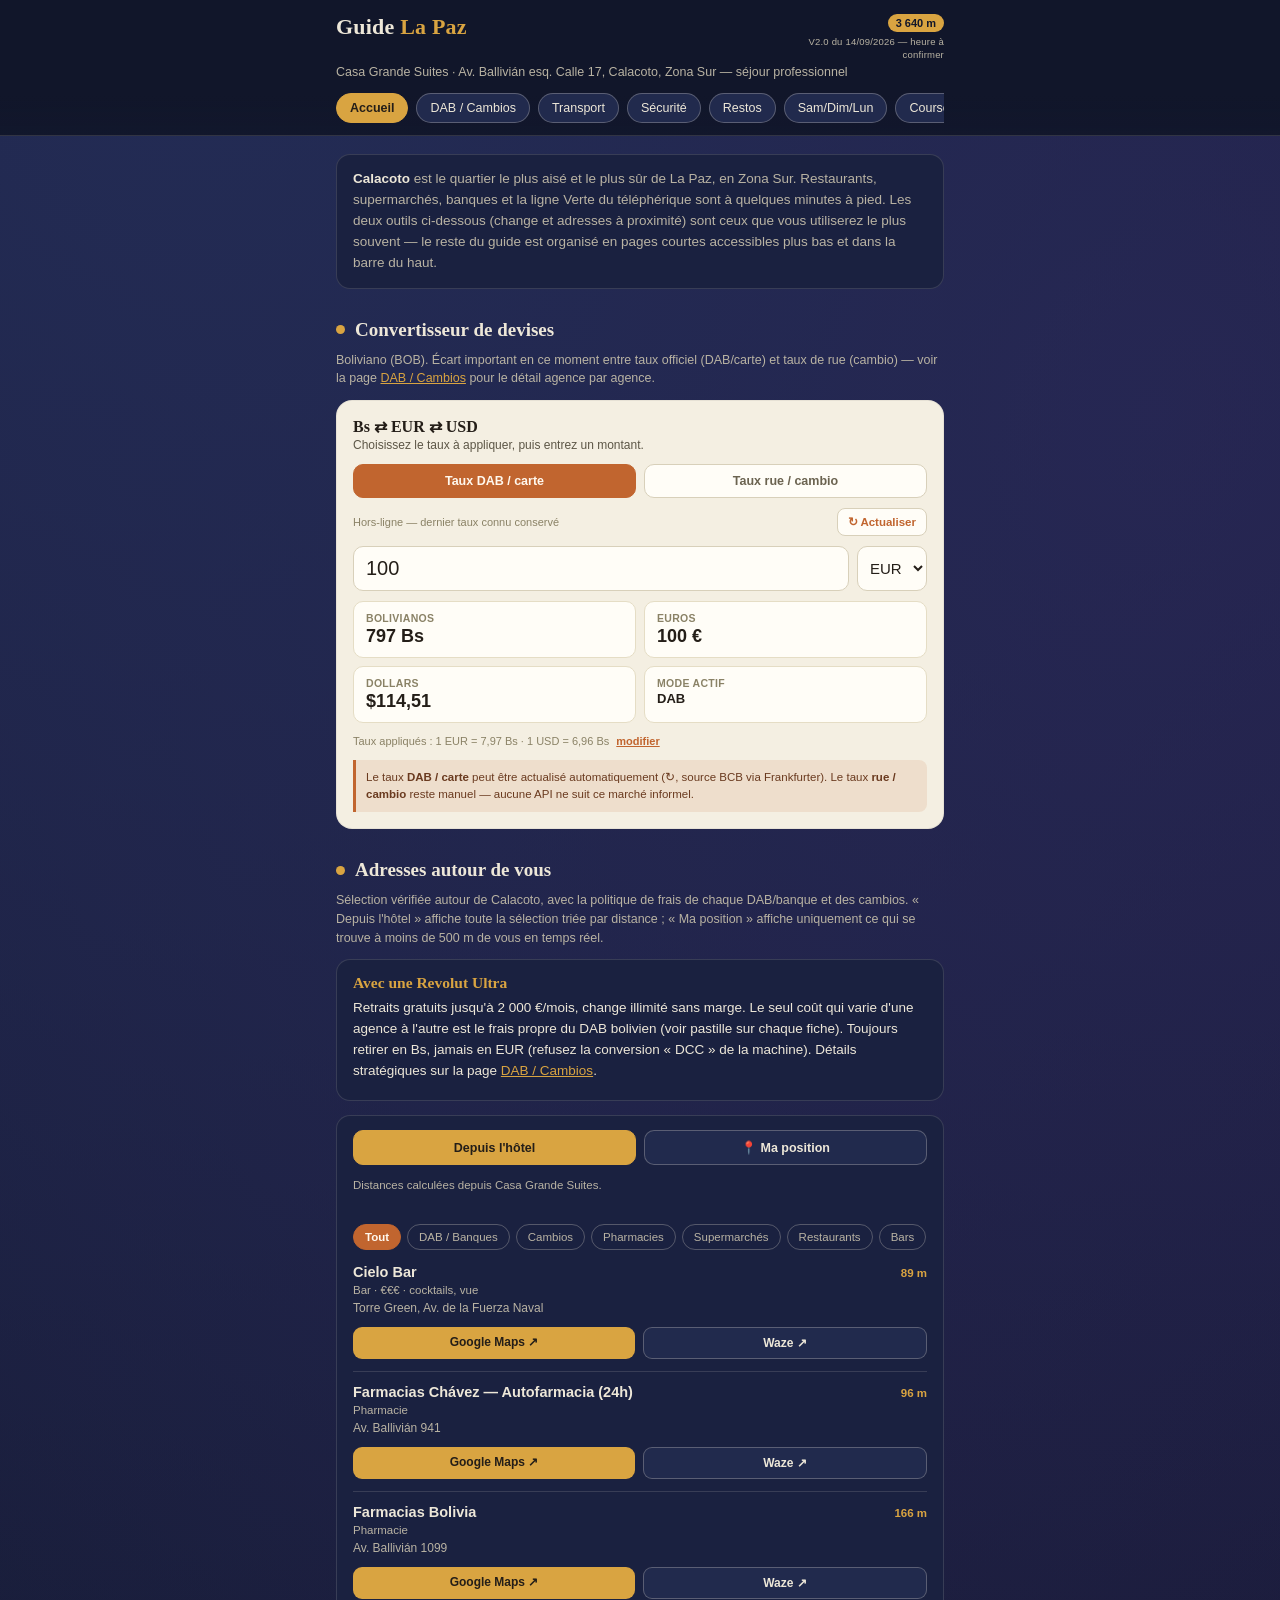
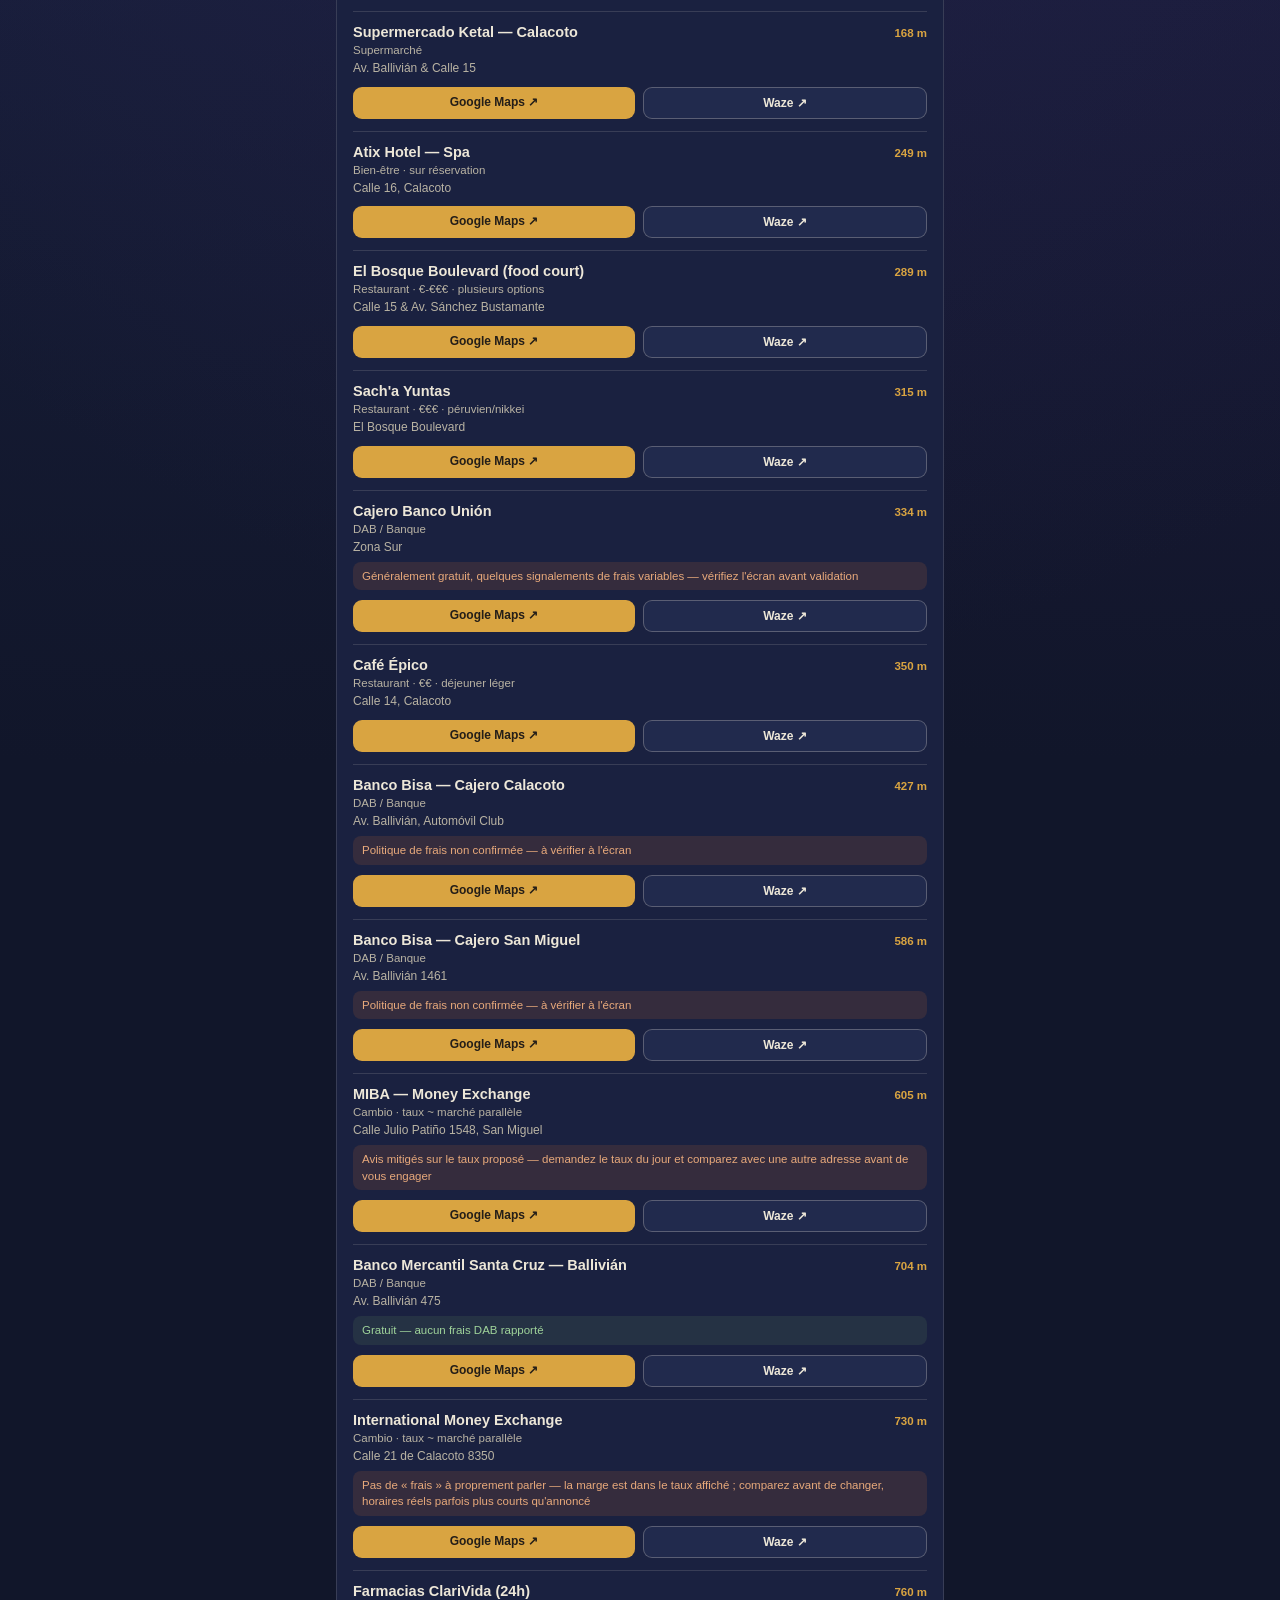
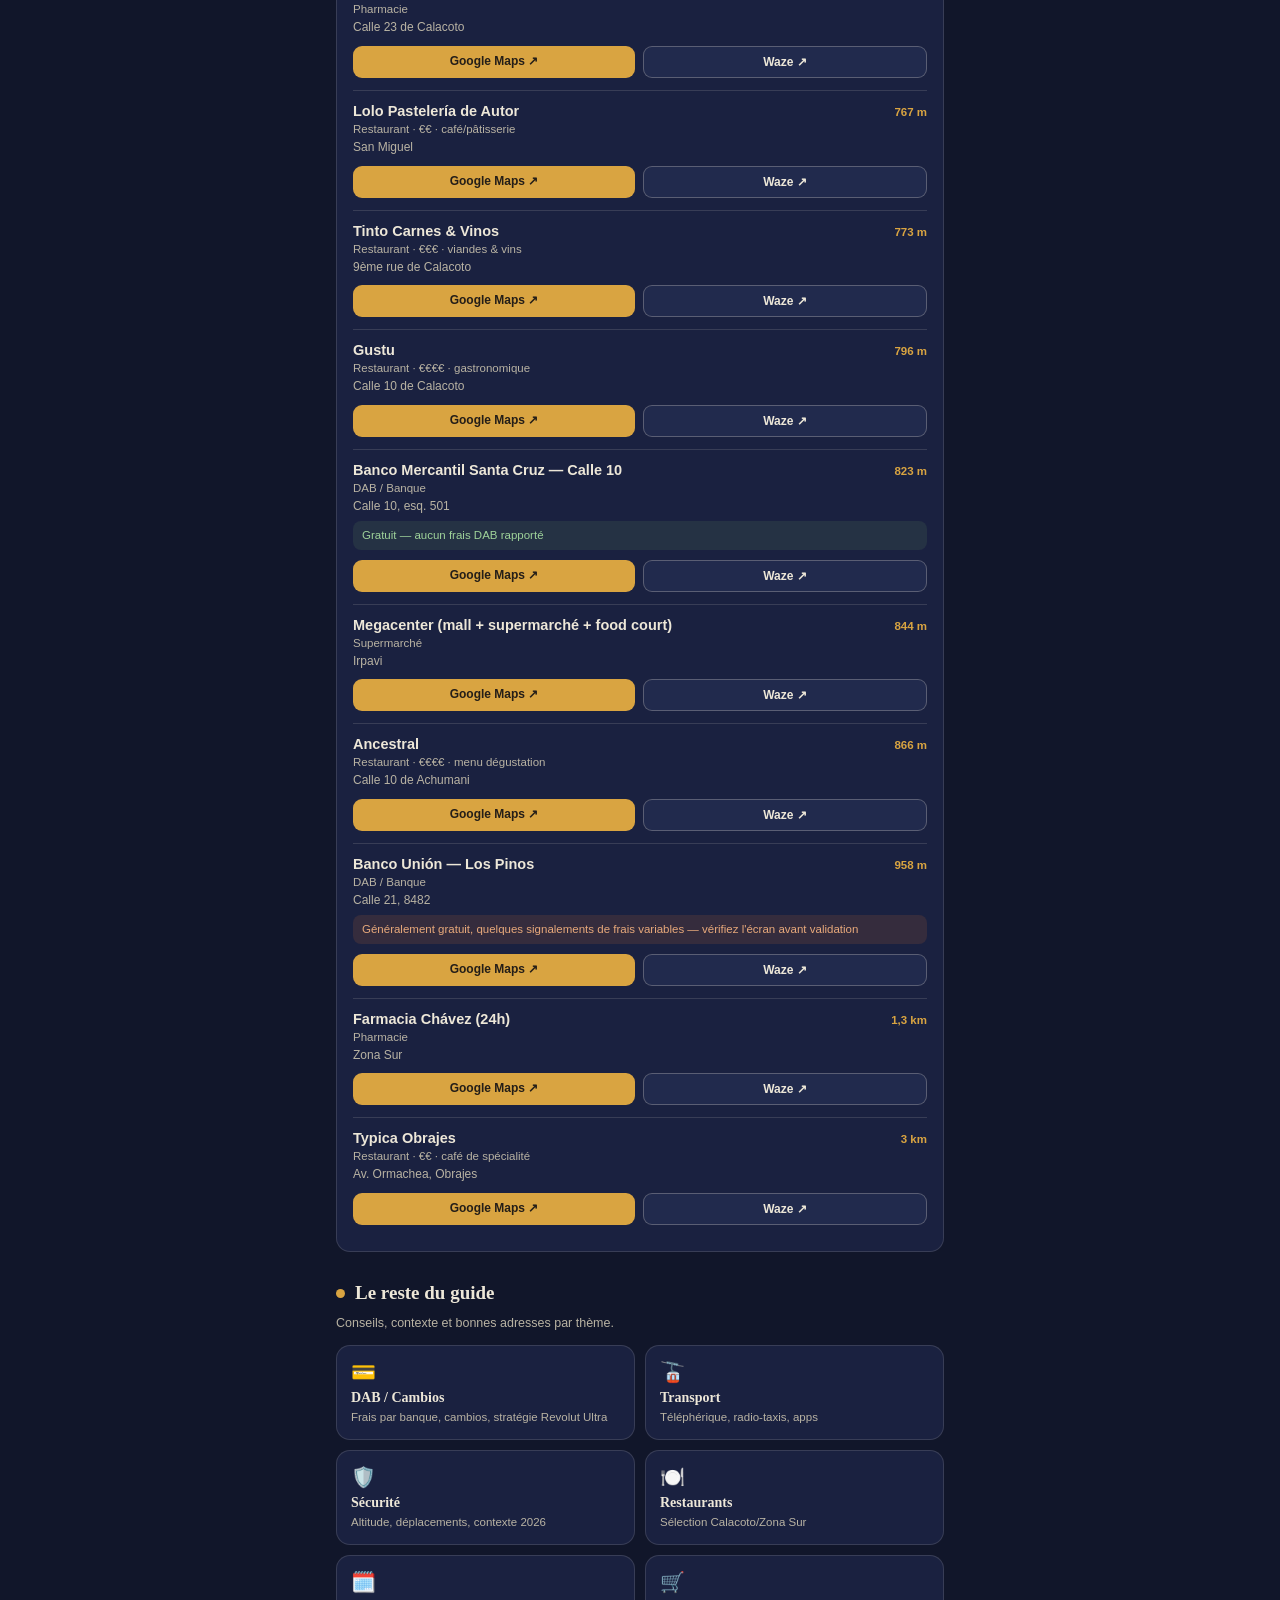
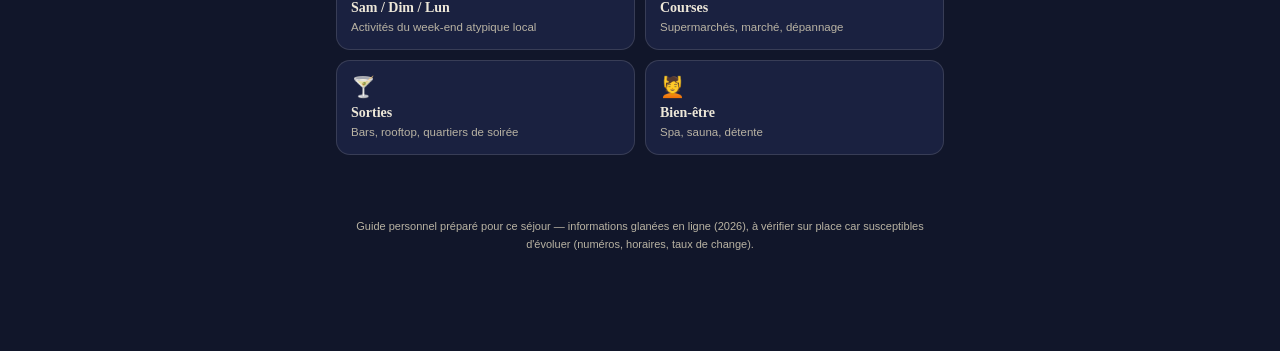
<file: index.html>
<!DOCTYPE html>
<html lang="fr">
<head>
<meta charset="UTF-8">
<meta name="viewport" content="width=device-width, initial-scale=1, maximum-scale=1">
<title>Guide La Paz — Casa Grande Suites</title>
<link rel="stylesheet" href="style.css">
</head>
<body>

<header class="top">
  <div class="wrap">
    <div class="hd-row">
      <h1 class="hd-title serif">Guide <em>La Paz</em></h1>
      <div class="hd-right">
        <span class="hd-alt">3 640 m</span>
        <!-- À chaque nouvelle livraison : incrémenter le numéro de version,
             et reporter ici l'heure affichée sur la carte du fichier téléchargé. -->
        <span class="hd-version" id="hd-version">V2.0 du 14/09/2026 — heure à confirmer</span>
      </div>
    </div>
    <p class="hd-sub">Casa Grande Suites · Av. Ballivián esq. Calle 17, Calacoto, Zona Sur — séjour professionnel</p>
    <nav class="pills">
      <a href="index.html" data-page="index.html">Accueil</a>
      <a href="dab.html" data-page="dab.html">DAB / Cambios</a>
      <a href="transport.html" data-page="transport.html">Transport</a>
      <a href="securite.html" data-page="securite.html">Sécurité</a>
      <a href="restos.html" data-page="restos.html">Restos</a>
      <a href="weekend.html" data-page="weekend.html">Sam/Dim/Lun</a>
      <a href="courses.html" data-page="courses.html">Courses</a>
      <a href="sorties.html" data-page="sorties.html">Sorties</a>
      <a href="bienetre.html" data-page="bienetre.html">Bien-être</a>
    </nav>
  </div>
</header>

<div class="wrap">

  <div class="hero">
    <p><strong>Calacoto</strong> est le quartier le plus aisé et le plus sûr de La Paz, en Zona Sur. Restaurants, supermarchés, banques et la ligne Verte du téléphérique sont à quelques minutes à pied. Les deux outils ci-dessous (change et adresses à proximité) sont ceux que vous utiliserez le plus souvent — le reste du guide est organisé en pages courtes accessibles plus bas et dans la barre du haut.</p>
  </div>

  <!-- CONVERTISSEUR -->
  <section id="change">
    <div class="sec-head"><span class="sec-dot"></span><h2 class="serif">Convertisseur de devises</h2></div>
    <p class="sec-lede">Boliviano (BOB). Écart important en ce moment entre taux officiel (DAB/carte) et taux de rue (cambio) — voir la page <a href="dab.html">DAB / Cambios</a> pour le détail agence par agence.</p>

    <div class="conv">
      <h3>Bs ⇄ EUR ⇄ USD</h3>
      <p class="sub">Choisissez le taux à appliquer, puis entrez un montant.</p>

      <div class="toggle">
        <button id="btn-official" class="active" onclick="setMode('official')">Taux DAB / carte</button>
        <button id="btn-street" onclick="setMode('street')">Taux rue / cambio</button>
      </div>

      <div class="sync-row">
        <span id="sync-status">Taux hors-ligne (valeurs indicatives)</span>
        <button class="sync-btn" onclick="fetchOfficialRates(true)">↻ Actualiser</button>
      </div>

      <div class="row-amt">
        <input type="number" id="amount" value="100" min="0" oninput="calc()">
        <select id="currency" onchange="calc()">
          <option value="BOB">Bs</option>
          <option value="EUR" selected>EUR</option>
          <option value="USD">USD</option>
        </select>
      </div>

      <div class="results">
        <div class="res-box"><div class="lbl">BOLIVIANOS</div><div class="val" id="out-bob">—</div></div>
        <div class="res-box"><div class="lbl">EUROS</div><div class="val" id="out-eur">—</div></div>
        <div class="res-box"><div class="lbl">DOLLARS</div><div class="val" id="out-usd">—</div></div>
        <div class="res-box"><div class="lbl">MODE ACTIF</div><div class="val" id="out-mode" style="font-size:13px;">DAB</div></div>
      </div>

      <div class="rates">
        Taux appliqués : 1 EUR = <span id="show-eur">7,97</span> Bs · 1 USD = <span id="show-usd">6,96</span> Bs
        <button class="edit" onclick="toggleEdit()">modifier</button>
      </div>
      <div class="rate-edit" id="rate-edit">
        <label>1 EUR = ... Bs<input type="number" id="rate-eur" step="0.01" oninput="calc()"></label>
        <label>1 USD = ... Bs<input type="number" id="rate-usd" step="0.01" oninput="calc()"></label>
      </div>

      <div class="warn-line">Le taux <strong>DAB / carte</strong> peut être actualisé automatiquement (↻, source BCB via Frankfurter). Le taux <strong>rue / cambio</strong> reste manuel — aucune API ne suit ce marché informel.</div>
    </div>
  </section>

  <!-- PROXIMITE -->
  <section id="proximite">
    <div class="sec-head"><span class="sec-dot"></span><h2 class="serif">Adresses autour de vous</h2></div>
    <p class="sec-lede">Sélection vérifiée autour de Calacoto, avec la politique de frais de chaque DAB/banque et des cambios. « Depuis l'hôtel » affiche toute la sélection triée par distance ; « Ma position » affiche uniquement ce qui se trouve à moins de 500 m de vous en temps réel.</p>

    <div class="card" style="margin-bottom:14px;">
      <h3>Avec une Revolut Ultra</h3>
      <p>Retraits gratuits jusqu'à 2 000 €/mois, change illimité sans marge. Le seul coût qui varie d'une agence à l'autre est le frais propre du DAB bolivien (voir pastille sur chaque fiche). Toujours retirer en Bs, jamais en EUR (refusez la conversion « DCC » de la machine). Détails stratégiques sur la page <a href="dab.html">DAB / Cambios</a>.</p>
    </div>

    <div class="prox-box">
      <div class="toggle">
        <button id="ref-hotel" class="active" onclick="setRef('hotel')">Depuis l'hôtel</button>
        <button id="ref-live" onclick="setRef('live')">📍 Ma position</button>
      </div>
      <div class="geo-row">
        <div class="geo-status" id="geo-status">Distances calculées depuis Casa Grande Suites.</div>
        <button id="btn-refresh-live" class="sync-btn" style="display:none;" onclick="fetchLivePosition()">↻ Actualiser les adresses</button>
      </div>
      <div class="geo-address" id="geo-address"></div>

      <div class="cat-pills" id="cat-pills">
        <button class="catbtn active" data-cat="all" onclick="setCat('all',this)">Tout</button>
        <button class="catbtn" data-cat="dab" onclick="setCat('dab',this)">DAB / Banques</button>
        <button class="catbtn" data-cat="cambio" onclick="setCat('cambio',this)">Cambios</button>
        <button class="catbtn" data-cat="pharm" onclick="setCat('pharm',this)">Pharmacies</button>
        <button class="catbtn" data-cat="super" onclick="setCat('super',this)">Supermarchés</button>
        <button class="catbtn" data-cat="resto" onclick="setCat('resto',this)">Restaurants</button>
        <button class="catbtn" data-cat="bar" onclick="setCat('bar',this)">Bars</button>
        <button class="catbtn" data-cat="spa" onclick="setCat('spa',this)">Bien-être</button>
      </div>

      <div id="prox-list"></div>
    </div>
  </section>

  <!-- HUB VERS LES AUTRES PAGES -->
  <section id="hub">
    <div class="sec-head"><span class="sec-dot"></span><h2 class="serif">Le reste du guide</h2></div>
    <p class="sec-lede">Conseils, contexte et bonnes adresses par thème.</p>
    <div class="hub-grid">
      <a class="hub-card" href="dab.html"><span class="hc-ico">💳</span><h3>DAB / Cambios</h3><p>Frais par banque, cambios, stratégie Revolut Ultra</p></a>
      <a class="hub-card" href="transport.html"><span class="hc-ico">🚡</span><h3>Transport</h3><p>Téléphérique, radio-taxis, apps</p></a>
      <a class="hub-card" href="securite.html"><span class="hc-ico">🛡️</span><h3>Sécurité</h3><p>Altitude, déplacements, contexte 2026</p></a>
      <a class="hub-card" href="restos.html"><span class="hc-ico">🍽️</span><h3>Restaurants</h3><p>Sélection Calacoto/Zona Sur</p></a>
      <a class="hub-card" href="weekend.html"><span class="hc-ico">🗓️</span><h3>Sam / Dim / Lun</h3><p>Activités du week-end atypique local</p></a>
      <a class="hub-card" href="courses.html"><span class="hc-ico">🛒</span><h3>Courses</h3><p>Supermarchés, marché, dépannage</p></a>
      <a class="hub-card" href="sorties.html"><span class="hc-ico">🍸</span><h3>Sorties</h3><p>Bars, rooftop, quartiers de soirée</p></a>
      <a class="hub-card" href="bienetre.html"><span class="hc-ico">💆</span><h3>Bien-être</h3><p>Spa, sauna, détente</p></a>
    </div>
  </section>

  <footer>
    <p>Guide personnel préparé pour ce séjour — informations glanées en ligne (2026), à vérifier sur place car susceptibles d'évoluer (numéros, horaires, taux de change).</p>
  </footer>

</div>

<script src="app.js"></script>
</body>
</html>
</file>
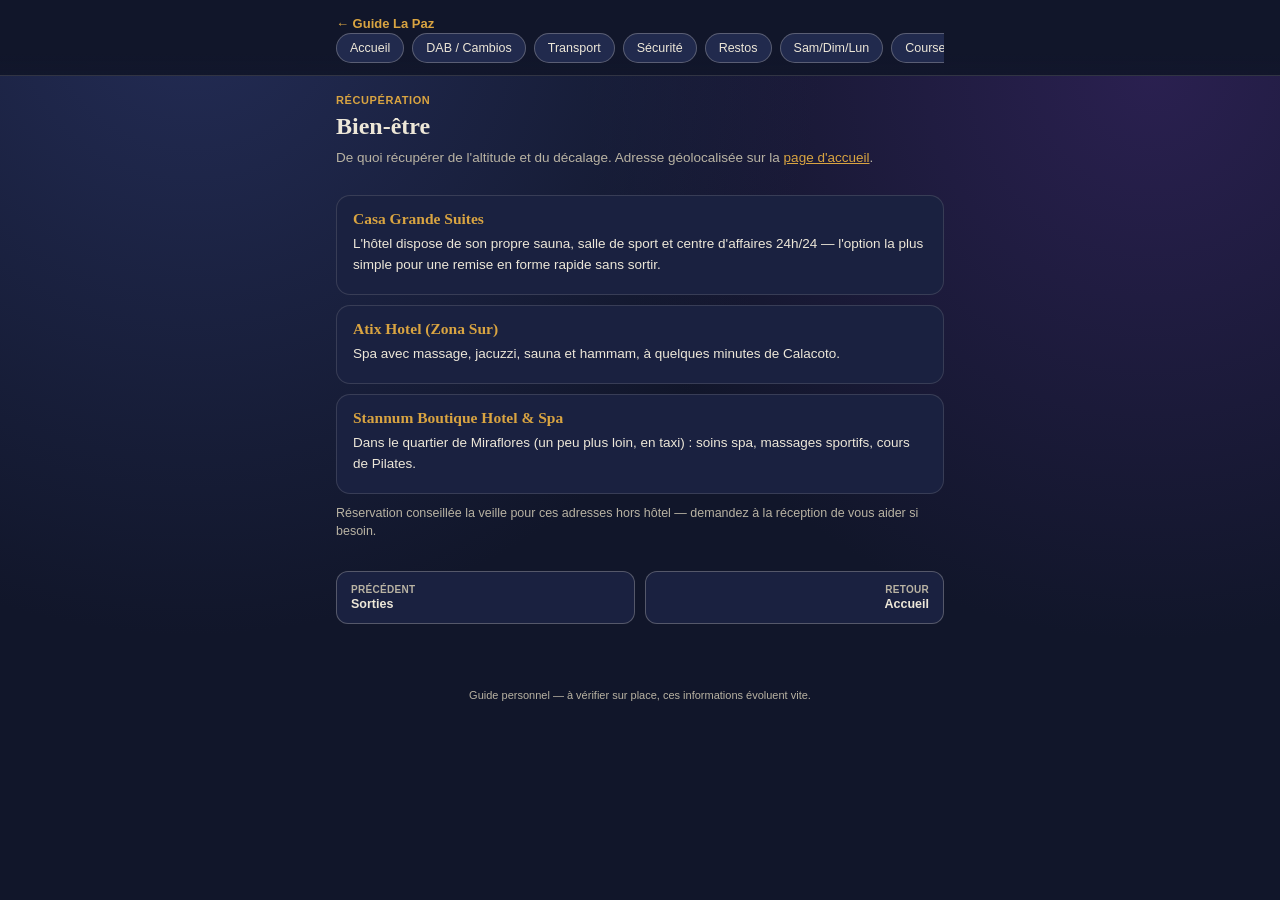
<file: bienetre.html>
<!DOCTYPE html>
<html lang="fr">
<head>
<meta charset="UTF-8">
<meta name="viewport" content="width=device-width, initial-scale=1, maximum-scale=1">
<title>Bien-être — Guide La Paz</title>
<link rel="stylesheet" href="style.css">
</head>
<body>
<header class="top">
  <div class="wrap">
    <a class="hd-back" href="index.html">← Guide La Paz</a>
    <nav class="pills">
      <a href="index.html" data-page="index.html">Accueil</a>
      <a href="dab.html" data-page="dab.html">DAB / Cambios</a>
      <a href="transport.html" data-page="transport.html">Transport</a>
      <a href="securite.html" data-page="securite.html">Sécurité</a>
      <a href="restos.html" data-page="restos.html">Restos</a>
      <a href="weekend.html" data-page="weekend.html">Sam/Dim/Lun</a>
      <a href="courses.html" data-page="courses.html">Courses</a>
      <a href="sorties.html" data-page="sorties.html">Sorties</a>
      <a href="bienetre.html" data-page="bienetre.html">Bien-être</a>
    </nav>
  </div>
</header>

<div class="wrap">
  <div class="page-hero">
    <p class="eyebrow">Récupération</p>
    <h1 class="serif">Bien-être</h1>
    <p>De quoi récupérer de l'altitude et du décalage. Adresse géolocalisée sur la <a href="index.html?cat=spa#proximite">page d'accueil</a>.</p>
  </div>

  <div class="card"><h3>Casa Grande Suites</h3><p>L'hôtel dispose de son propre sauna, salle de sport et centre d'affaires 24h/24 — l'option la plus simple pour une remise en forme rapide sans sortir.</p></div>
  <div class="card"><h3>Atix Hotel (Zona Sur)</h3><p>Spa avec massage, jacuzzi, sauna et hammam, à quelques minutes de Calacoto.</p></div>
  <div class="card"><h3>Stannum Boutique Hotel &amp; Spa</h3><p>Dans le quartier de Miraflores (un peu plus loin, en taxi) : soins spa, massages sportifs, cours de Pilates.</p></div>
  <p class="sec-lede">Réservation conseillée la veille pour ces adresses hors hôtel — demandez à la réception de vous aider si besoin.</p>

  <div class="page-nav">
    <a class="prev" href="sorties.html"><span class="lbl">Précédent</span>Sorties</a>
    <a class="next" href="index.html"><span class="lbl">Retour</span>Accueil</a>
  </div>

  <footer><p>Guide personnel — à vérifier sur place, ces informations évoluent vite.</p></footer>
</div>
<script src="app.js"></script>
</body>
</html>
</file>
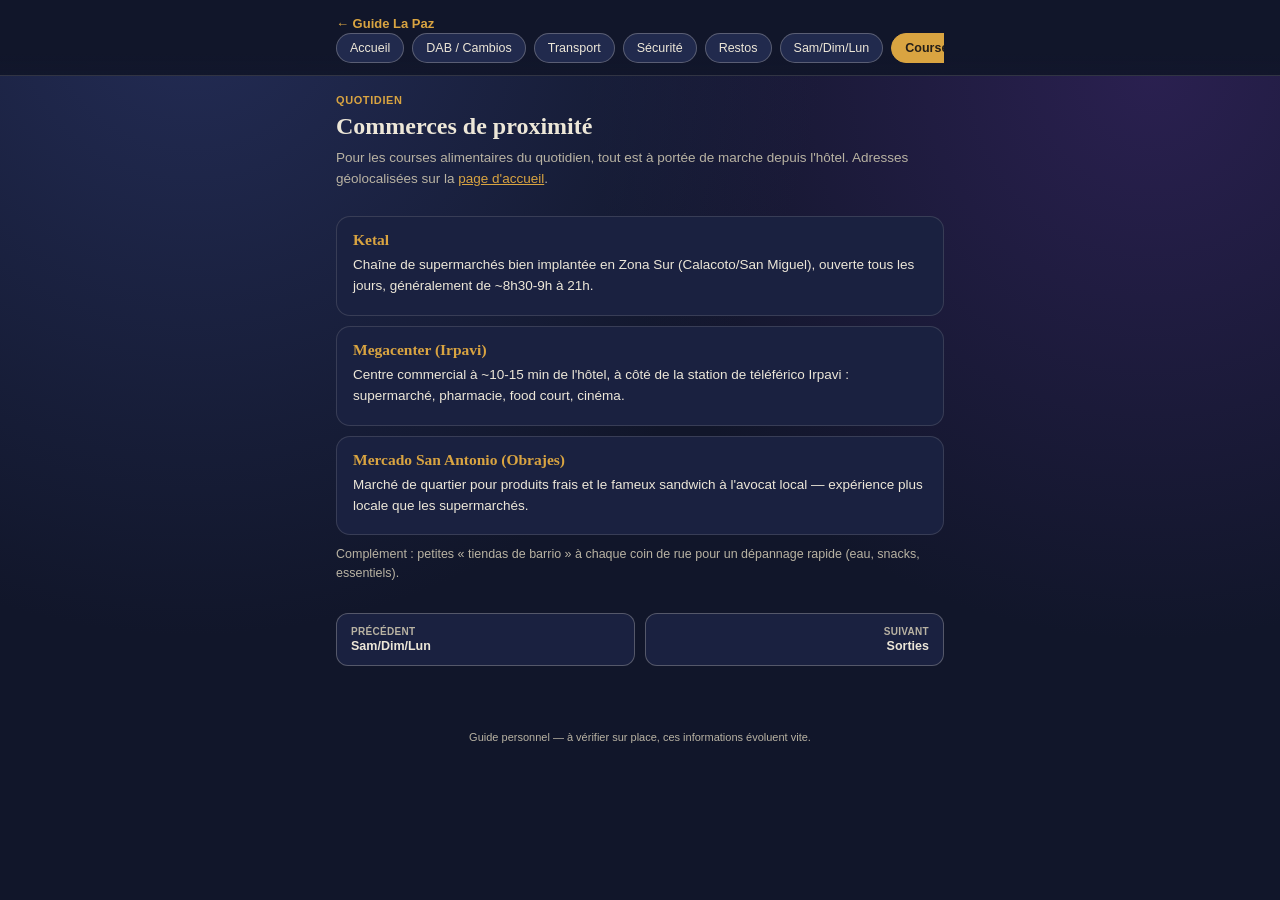
<file: courses.html>
<!DOCTYPE html>
<html lang="fr">
<head>
<meta charset="UTF-8">
<meta name="viewport" content="width=device-width, initial-scale=1, maximum-scale=1">
<title>Courses — Guide La Paz</title>
<link rel="stylesheet" href="style.css">
</head>
<body>
<header class="top">
  <div class="wrap">
    <a class="hd-back" href="index.html">← Guide La Paz</a>
    <nav class="pills">
      <a href="index.html" data-page="index.html">Accueil</a>
      <a href="dab.html" data-page="dab.html">DAB / Cambios</a>
      <a href="transport.html" data-page="transport.html">Transport</a>
      <a href="securite.html" data-page="securite.html">Sécurité</a>
      <a href="restos.html" data-page="restos.html">Restos</a>
      <a href="weekend.html" data-page="weekend.html">Sam/Dim/Lun</a>
      <a href="courses.html" data-page="courses.html">Courses</a>
      <a href="sorties.html" data-page="sorties.html">Sorties</a>
      <a href="bienetre.html" data-page="bienetre.html">Bien-être</a>
    </nav>
  </div>
</header>

<div class="wrap">
  <div class="page-hero">
    <p class="eyebrow">Quotidien</p>
    <h1 class="serif">Commerces de proximité</h1>
    <p>Pour les courses alimentaires du quotidien, tout est à portée de marche depuis l'hôtel. Adresses géolocalisées sur la <a href="index.html?cat=super#proximite">page d'accueil</a>.</p>
  </div>

  <div class="card"><h3>Ketal</h3><p>Chaîne de supermarchés bien implantée en Zona Sur (Calacoto/San Miguel), ouverte tous les jours, généralement de ~8h30-9h à 21h.</p></div>
  <div class="card"><h3>Megacenter (Irpavi)</h3><p>Centre commercial à ~10-15 min de l'hôtel, à côté de la station de téléférico Irpavi : supermarché, pharmacie, food court, cinéma.</p></div>
  <div class="card"><h3>Mercado San Antonio (Obrajes)</h3><p>Marché de quartier pour produits frais et le fameux sandwich à l'avocat local — expérience plus locale que les supermarchés.</p></div>
  <p class="sec-lede">Complément : petites « tiendas de barrio » à chaque coin de rue pour un dépannage rapide (eau, snacks, essentiels).</p>

  <div class="page-nav">
    <a class="prev" href="weekend.html"><span class="lbl">Précédent</span>Sam/Dim/Lun</a>
    <a class="next" href="sorties.html"><span class="lbl">Suivant</span>Sorties</a>
  </div>

  <footer><p>Guide personnel — à vérifier sur place, ces informations évoluent vite.</p></footer>
</div>
<script src="app.js"></script>
</body>
</html>
</file>
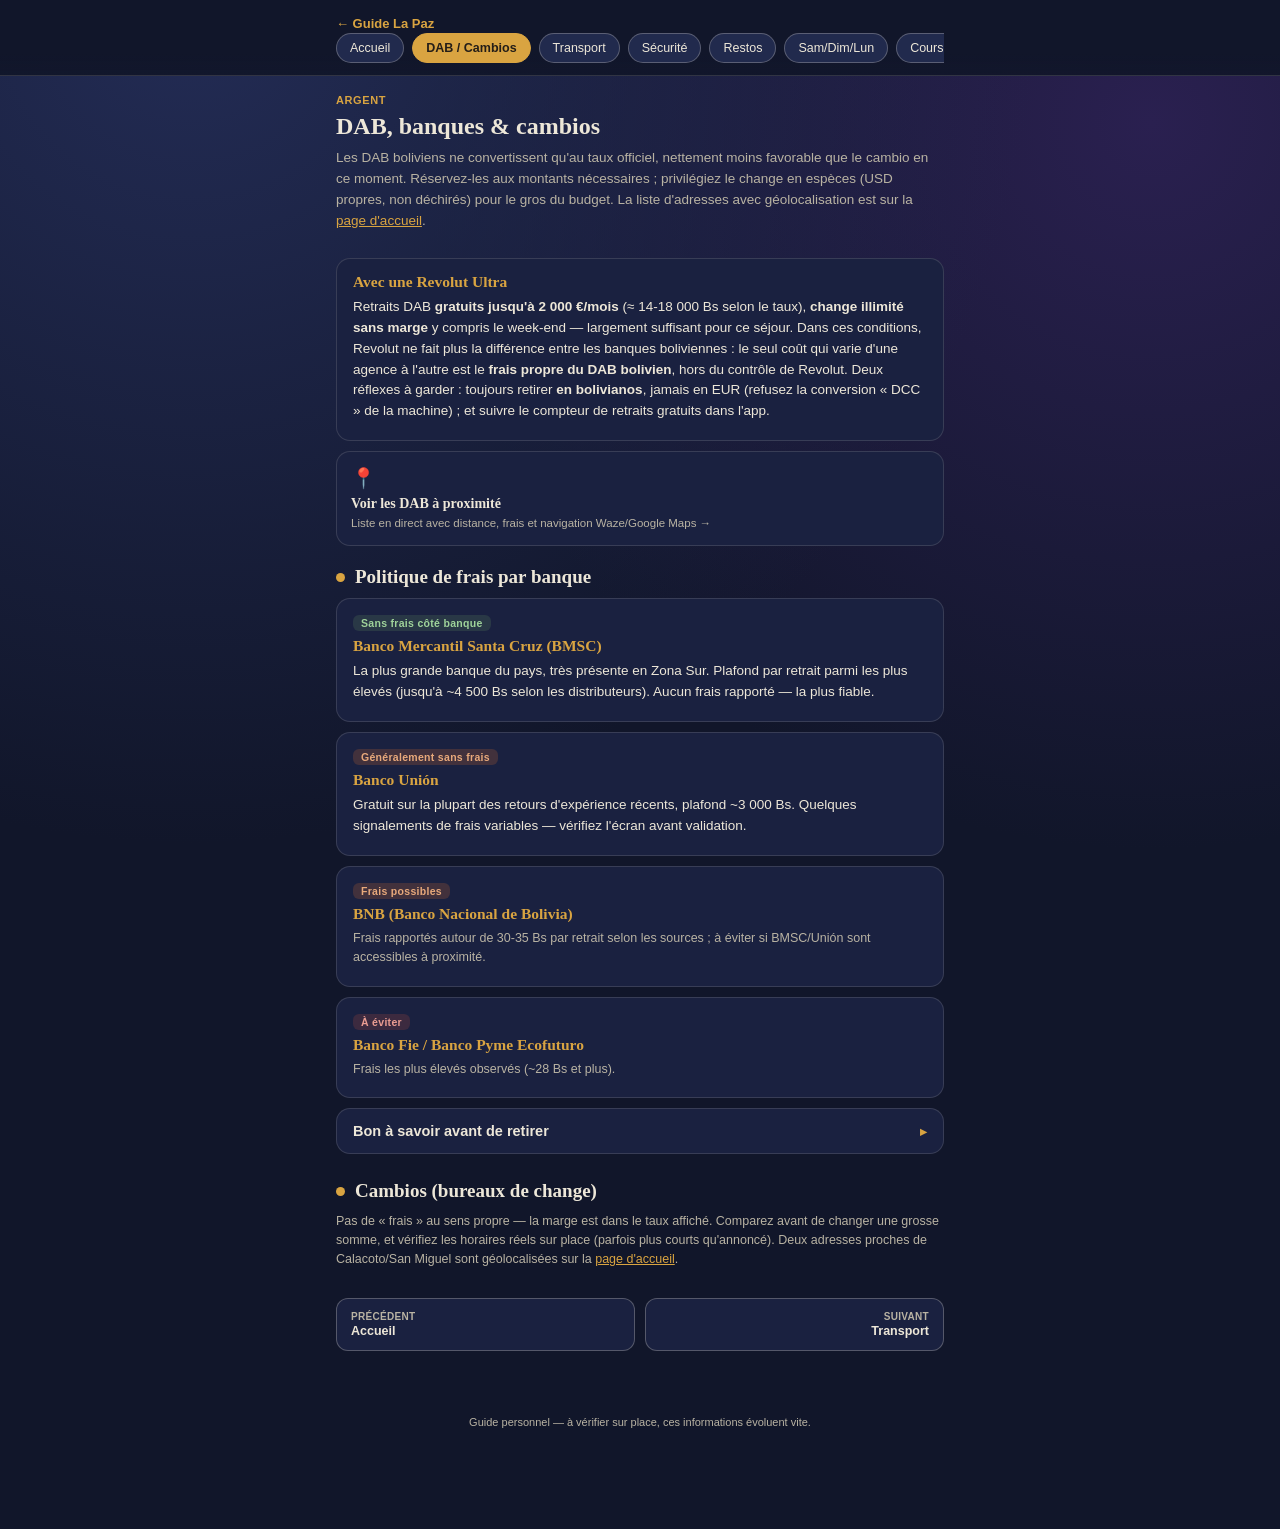
<file: dab.html>
<!DOCTYPE html>
<html lang="fr">
<head>
<meta charset="UTF-8">
<meta name="viewport" content="width=device-width, initial-scale=1, maximum-scale=1">
<title>DAB / Cambios — Guide La Paz</title>
<link rel="stylesheet" href="style.css">
</head>
<body>
<header class="top">
  <div class="wrap">
    <a class="hd-back" href="index.html">← Guide La Paz</a>
    <nav class="pills">
      <a href="index.html" data-page="index.html">Accueil</a>
      <a href="dab.html" data-page="dab.html">DAB / Cambios</a>
      <a href="transport.html" data-page="transport.html">Transport</a>
      <a href="securite.html" data-page="securite.html">Sécurité</a>
      <a href="restos.html" data-page="restos.html">Restos</a>
      <a href="weekend.html" data-page="weekend.html">Sam/Dim/Lun</a>
      <a href="courses.html" data-page="courses.html">Courses</a>
      <a href="sorties.html" data-page="sorties.html">Sorties</a>
      <a href="bienetre.html" data-page="bienetre.html">Bien-être</a>
    </nav>
  </div>
</header>

<div class="wrap">
  <div class="page-hero">
    <p class="eyebrow">Argent</p>
    <h1 class="serif">DAB, banques &amp; cambios</h1>
    <p>Les DAB boliviens ne convertissent qu'au taux officiel, nettement moins favorable que le cambio en ce moment. Réservez-les aux montants nécessaires ; privilégiez le change en espèces (USD propres, non déchirés) pour le gros du budget. La liste d'adresses avec géolocalisation est sur la <a href="index.html#proximite">page d'accueil</a>.</p>
  </div>

  <div class="card">
    <h3>Avec une Revolut Ultra</h3>
    <p>Retraits DAB <strong>gratuits jusqu'à 2 000 €/mois</strong> (≈ 14-18 000 Bs selon le taux), <strong>change illimité sans marge</strong> y compris le week-end — largement suffisant pour ce séjour. Dans ces conditions, Revolut ne fait plus la différence entre les banques boliviennes : le seul coût qui varie d'une agence à l'autre est le <strong>frais propre du DAB bolivien</strong>, hors du contrôle de Revolut. Deux réflexes à garder : toujours retirer <strong>en bolivianos</strong>, jamais en EUR (refusez la conversion « DCC » de la machine) ; et suivre le compteur de retraits gratuits dans l'app.</p>
  </div>

  <a class="hub-card" href="index.html?cat=dab#proximite" style="margin:4px 0 20px; display:block;">
    <span class="hc-ico">📍</span><h3>Voir les DAB à proximité</h3><p>Liste en direct avec distance, frais et navigation Waze/Google Maps →</p>
  </a>

  <div class="sec-head"><span class="sec-dot"></span><h2 class="serif">Politique de frais par banque</h2></div>

  <div class="card">
    <span class="tag ok">Sans frais côté banque</span>
    <h3>Banco Mercantil Santa Cruz (BMSC)</h3>
    <p>La plus grande banque du pays, très présente en Zona Sur. Plafond par retrait parmi les plus élevés (jusqu'à ~4 500 Bs selon les distributeurs). Aucun frais rapporté — la plus fiable.</p>
  </div>
  <div class="card">
    <span class="tag warn">Généralement sans frais</span>
    <h3>Banco Unión</h3>
    <p>Gratuit sur la plupart des retours d'expérience récents, plafond ~3 000 Bs. Quelques signalements de frais variables — vérifiez l'écran avant validation.</p>
  </div>
  <div class="card">
    <span class="tag warn">Frais possibles</span>
    <h3>BNB (Banco Nacional de Bolivia)</h3>
    <p class="muted">Frais rapportés autour de 30-35 Bs par retrait selon les sources ; à éviter si BMSC/Unión sont accessibles à proximité.</p>
  </div>
  <div class="card">
    <span class="tag no">À éviter</span>
    <h3>Banco Fie / Banco Pyme Ecofuturo</h3>
    <p class="muted">Frais les plus élevés observés (~28 Bs et plus).</p>
  </div>

  <details>
    <summary>Bon à savoir avant de retirer <span class="arrow">▸</span></summary>
    <div class="dcontent">
      <ul>
        <li>Votre propre banque en France facture presque toujours en plus une commission de retrait à l'étranger (part fixe + %) — c'est elle qui pèse le plus, pas le DAB bolivien.</li>
        <li>Plafonds courants : 2 000 à 3 500 Bs par transaction (parfois plus chez BMSC). Vous pouvez généralement enchaîner plusieurs retraits.</li>
        <li>PIN à 4 chiffres uniquement — configurez-le avant de partir si le vôtre est plus long.</li>
        <li>DAB largement disponibles à Calacoto (Av. Ballivián) et au centre commercial Megacenter (Irpavi).</li>
        <li>Gardez du cash sur vous : les paiements par carte restent aléatoires hors hôtels/restaurants haut de gamme.</li>
      </ul>
    </div>
  </details>

  <div class="sec-head" style="margin-top:26px;"><span class="sec-dot"></span><h2 class="serif">Cambios (bureaux de change)</h2></div>
  <p class="sec-lede">Pas de « frais » au sens propre — la marge est dans le taux affiché. Comparez avant de changer une grosse somme, et vérifiez les horaires réels sur place (parfois plus courts qu'annoncé). Deux adresses proches de Calacoto/San Miguel sont géolocalisées sur la <a href="index.html?cat=cambio#proximite">page d'accueil</a>.</p>

  <div class="page-nav">
    <a class="prev" href="index.html"><span class="lbl">Précédent</span>Accueil</a>
    <a class="next" href="transport.html"><span class="lbl">Suivant</span>Transport</a>
  </div>

  <footer><p>Guide personnel — à vérifier sur place, ces informations évoluent vite.</p></footer>
</div>

<script src="app.js"></script>
</body>
</html>
</file>
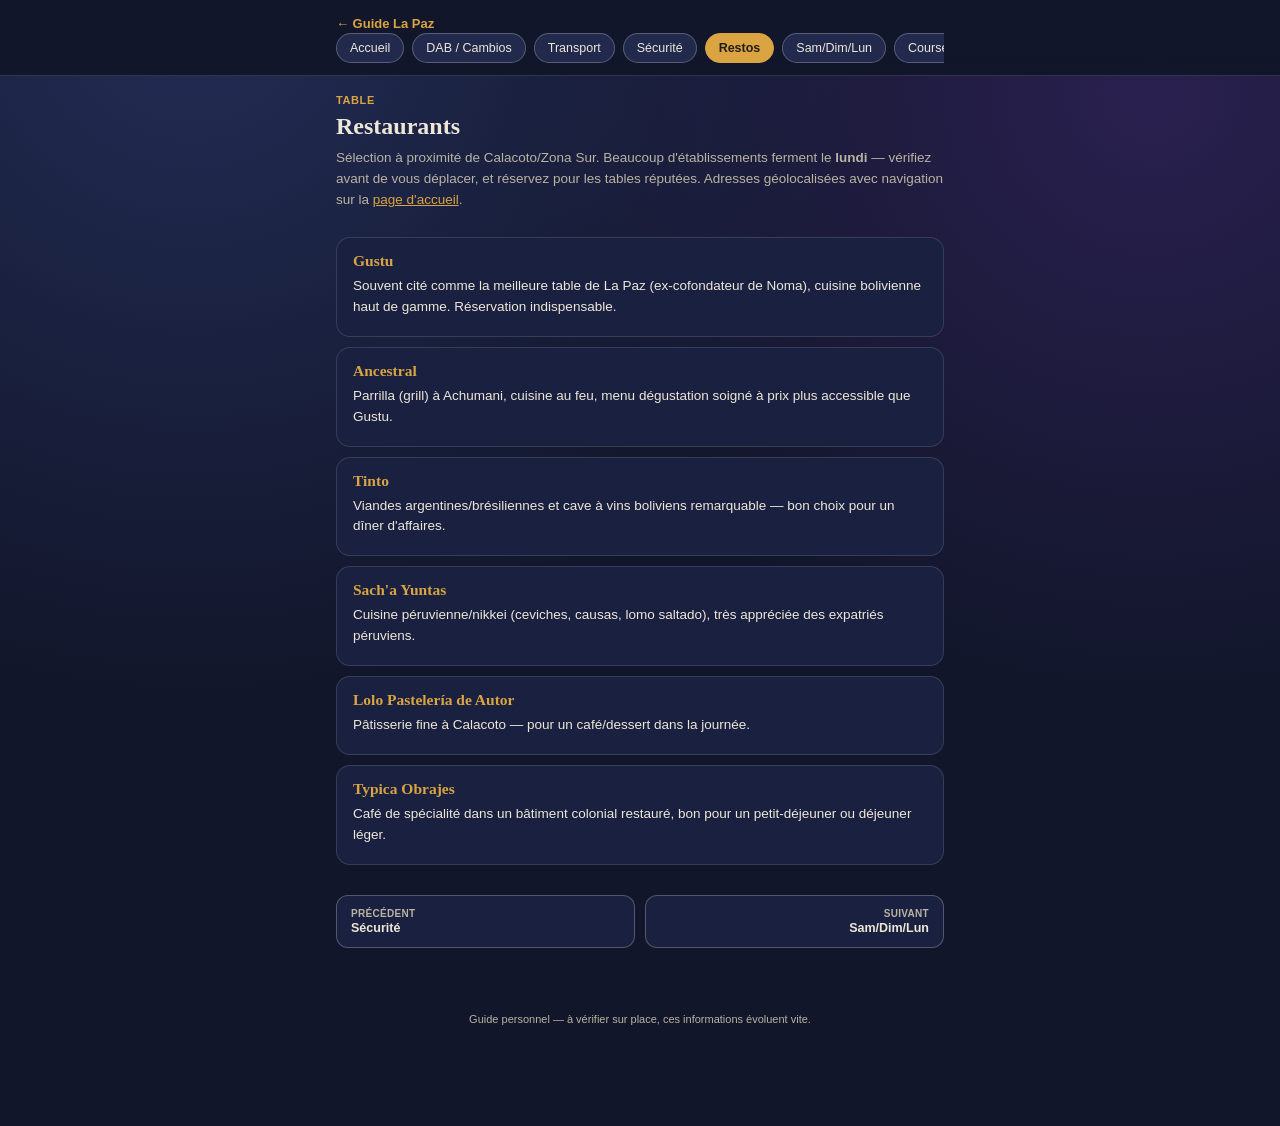
<file: restos.html>
<!DOCTYPE html>
<html lang="fr">
<head>
<meta charset="UTF-8">
<meta name="viewport" content="width=device-width, initial-scale=1, maximum-scale=1">
<title>Restaurants — Guide La Paz</title>
<link rel="stylesheet" href="style.css">
</head>
<body>
<header class="top">
  <div class="wrap">
    <a class="hd-back" href="index.html">← Guide La Paz</a>
    <nav class="pills">
      <a href="index.html" data-page="index.html">Accueil</a>
      <a href="dab.html" data-page="dab.html">DAB / Cambios</a>
      <a href="transport.html" data-page="transport.html">Transport</a>
      <a href="securite.html" data-page="securite.html">Sécurité</a>
      <a href="restos.html" data-page="restos.html">Restos</a>
      <a href="weekend.html" data-page="weekend.html">Sam/Dim/Lun</a>
      <a href="courses.html" data-page="courses.html">Courses</a>
      <a href="sorties.html" data-page="sorties.html">Sorties</a>
      <a href="bienetre.html" data-page="bienetre.html">Bien-être</a>
    </nav>
  </div>
</header>

<div class="wrap">
  <div class="page-hero">
    <p class="eyebrow">Table</p>
    <h1 class="serif">Restaurants</h1>
    <p>Sélection à proximité de Calacoto/Zona Sur. Beaucoup d'établissements ferment le <strong>lundi</strong> — vérifiez avant de vous déplacer, et réservez pour les tables réputées. Adresses géolocalisées avec navigation sur la <a href="index.html?cat=resto#proximite">page d'accueil</a>.</p>
  </div>

  <div class="card"><h3>Gustu</h3><p>Souvent cité comme la meilleure table de La Paz (ex-cofondateur de Noma), cuisine bolivienne haut de gamme. Réservation indispensable.</p></div>
  <div class="card"><h3>Ancestral</h3><p>Parrilla (grill) à Achumani, cuisine au feu, menu dégustation soigné à prix plus accessible que Gustu.</p></div>
  <div class="card"><h3>Tinto</h3><p>Viandes argentines/brésiliennes et cave à vins boliviens remarquable — bon choix pour un dîner d'affaires.</p></div>
  <div class="card"><h3>Sach'a Yuntas</h3><p>Cuisine péruvienne/nikkei (ceviches, causas, lomo saltado), très appréciée des expatriés péruviens.</p></div>
  <div class="card"><h3>Lolo Pastelería de Autor</h3><p>Pâtisserie fine à Calacoto — pour un café/dessert dans la journée.</p></div>
  <div class="card"><h3>Typica Obrajes</h3><p>Café de spécialité dans un bâtiment colonial restauré, bon pour un petit-déjeuner ou déjeuner léger.</p></div>

  <div class="page-nav">
    <a class="prev" href="securite.html"><span class="lbl">Précédent</span>Sécurité</a>
    <a class="next" href="weekend.html"><span class="lbl">Suivant</span>Sam/Dim/Lun</a>
  </div>

  <footer><p>Guide personnel — à vérifier sur place, ces informations évoluent vite.</p></footer>
</div>
<script src="app.js"></script>
</body>
</html>
</file>
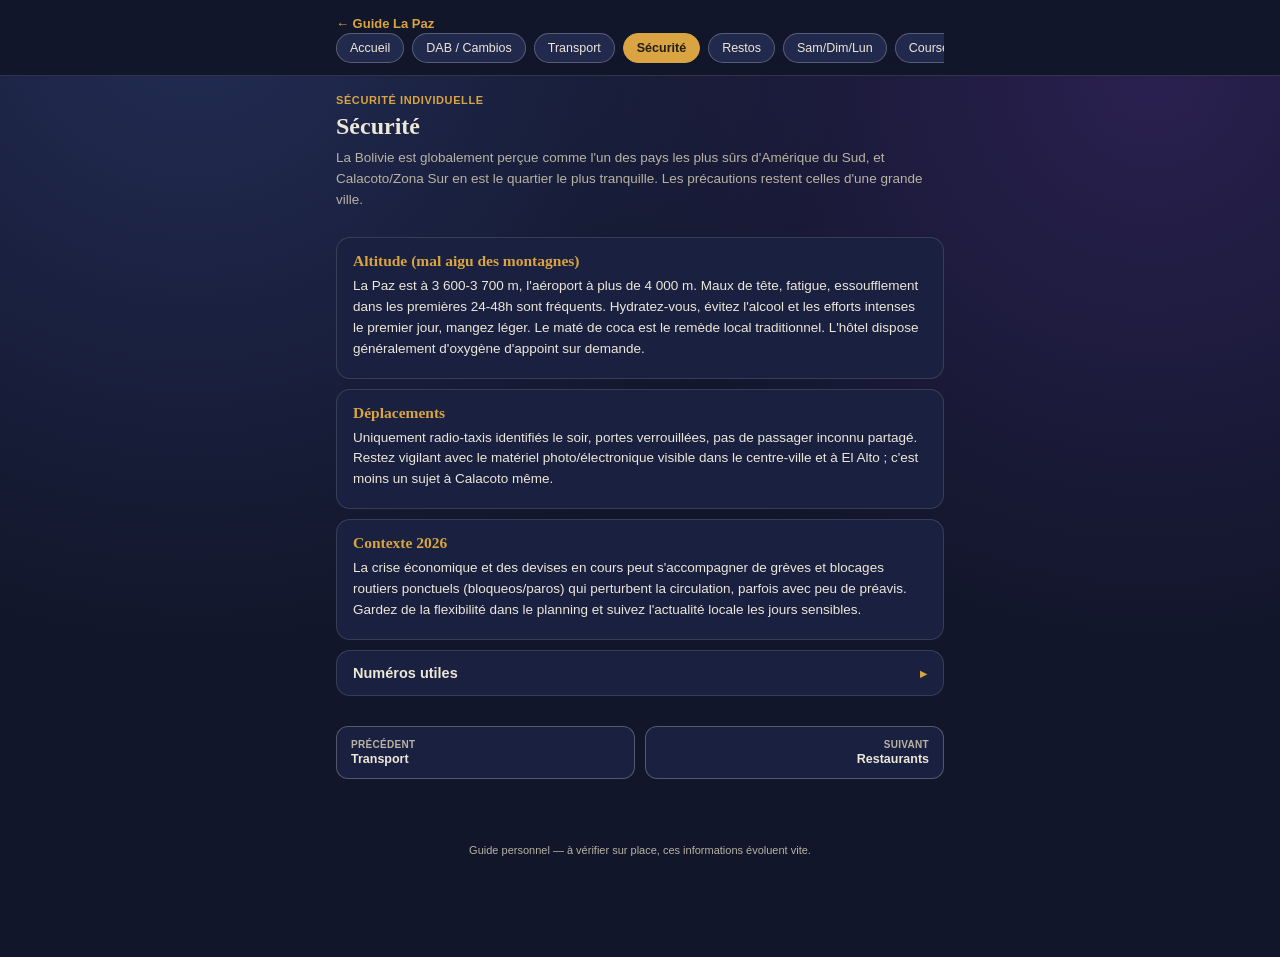
<file: securite.html>
<!DOCTYPE html>
<html lang="fr">
<head>
<meta charset="UTF-8">
<meta name="viewport" content="width=device-width, initial-scale=1, maximum-scale=1">
<title>Sécurité — Guide La Paz</title>
<link rel="stylesheet" href="style.css">
</head>
<body>
<header class="top">
  <div class="wrap">
    <a class="hd-back" href="index.html">← Guide La Paz</a>
    <nav class="pills">
      <a href="index.html" data-page="index.html">Accueil</a>
      <a href="dab.html" data-page="dab.html">DAB / Cambios</a>
      <a href="transport.html" data-page="transport.html">Transport</a>
      <a href="securite.html" data-page="securite.html">Sécurité</a>
      <a href="restos.html" data-page="restos.html">Restos</a>
      <a href="weekend.html" data-page="weekend.html">Sam/Dim/Lun</a>
      <a href="courses.html" data-page="courses.html">Courses</a>
      <a href="sorties.html" data-page="sorties.html">Sorties</a>
      <a href="bienetre.html" data-page="bienetre.html">Bien-être</a>
    </nav>
  </div>
</header>

<div class="wrap">
  <div class="page-hero">
    <p class="eyebrow">Sécurité individuelle</p>
    <h1 class="serif">Sécurité</h1>
    <p>La Bolivie est globalement perçue comme l'un des pays les plus sûrs d'Amérique du Sud, et Calacoto/Zona Sur en est le quartier le plus tranquille. Les précautions restent celles d'une grande ville.</p>
  </div>

  <div class="card">
    <h3>Altitude (mal aigu des montagnes)</h3>
    <p>La Paz est à 3 600-3 700 m, l'aéroport à plus de 4 000 m. Maux de tête, fatigue, essoufflement dans les premières 24-48h sont fréquents. Hydratez-vous, évitez l'alcool et les efforts intenses le premier jour, mangez léger. Le maté de coca est le remède local traditionnel. L'hôtel dispose généralement d'oxygène d'appoint sur demande.</p>
  </div>

  <div class="card">
    <h3>Déplacements</h3>
    <p>Uniquement radio-taxis identifiés le soir, portes verrouillées, pas de passager inconnu partagé. Restez vigilant avec le matériel photo/électronique visible dans le centre-ville et à El Alto ; c'est moins un sujet à Calacoto même.</p>
  </div>

  <div class="card">
    <h3>Contexte 2026</h3>
    <p>La crise économique et des devises en cours peut s'accompagner de grèves et blocages routiers ponctuels (bloqueos/paros) qui perturbent la circulation, parfois avec peu de préavis. Gardez de la flexibilité dans le planning et suivez l'actualité locale les jours sensibles.</p>
  </div>

  <details>
    <summary>Numéros utiles <span class="arrow">▸</span></summary>
    <div class="dcontent">
      <a class="phone" href="tel:110">Police · 110</a>
      <a class="phone" href="tel:118">Urgences / ambulance · 118</a>
      <p class="muted">Confirmez ces numéros et celui de la Police touristique (Politur) auprès de la réception à l'arrivée. Gardez une copie numérique de votre passeport et utilisez le coffre de la chambre.</p>
    </div>
  </details>

  <div class="page-nav">
    <a class="prev" href="transport.html"><span class="lbl">Précédent</span>Transport</a>
    <a class="next" href="restos.html"><span class="lbl">Suivant</span>Restaurants</a>
  </div>

  <footer><p>Guide personnel — à vérifier sur place, ces informations évoluent vite.</p></footer>
</div>
<script src="app.js"></script>
</body>
</html>
</file>
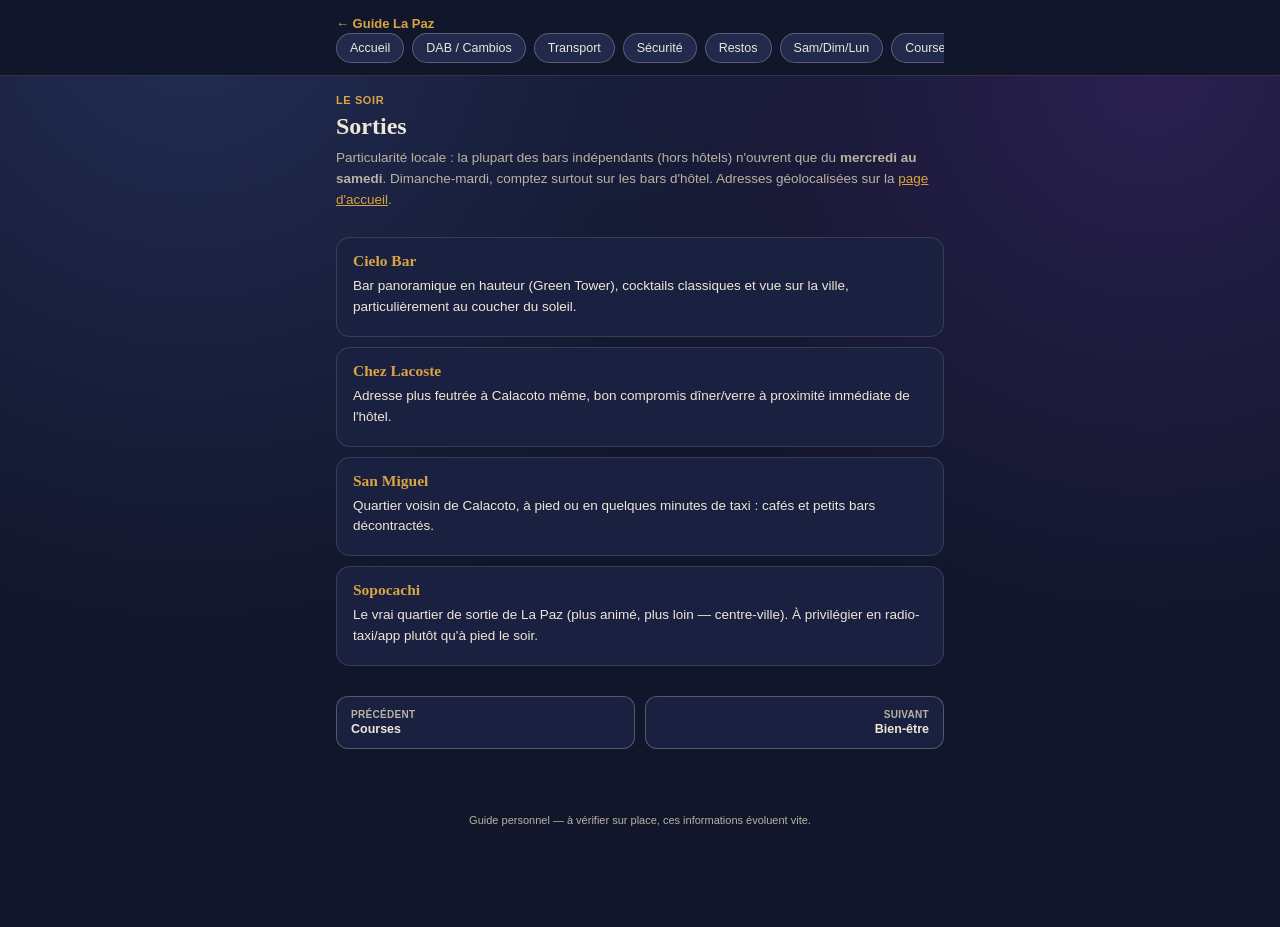
<file: sorties.html>
<!DOCTYPE html>
<html lang="fr">
<head>
<meta charset="UTF-8">
<meta name="viewport" content="width=device-width, initial-scale=1, maximum-scale=1">
<title>Sorties — Guide La Paz</title>
<link rel="stylesheet" href="style.css">
</head>
<body>
<header class="top">
  <div class="wrap">
    <a class="hd-back" href="index.html">← Guide La Paz</a>
    <nav class="pills">
      <a href="index.html" data-page="index.html">Accueil</a>
      <a href="dab.html" data-page="dab.html">DAB / Cambios</a>
      <a href="transport.html" data-page="transport.html">Transport</a>
      <a href="securite.html" data-page="securite.html">Sécurité</a>
      <a href="restos.html" data-page="restos.html">Restos</a>
      <a href="weekend.html" data-page="weekend.html">Sam/Dim/Lun</a>
      <a href="courses.html" data-page="courses.html">Courses</a>
      <a href="sorties.html" data-page="sorties.html">Sorties</a>
      <a href="bienetre.html" data-page="bienetre.html">Bien-être</a>
    </nav>
  </div>
</header>

<div class="wrap">
  <div class="page-hero">
    <p class="eyebrow">Le soir</p>
    <h1 class="serif">Sorties</h1>
    <p>Particularité locale : la plupart des bars indépendants (hors hôtels) n'ouvrent que du <strong>mercredi au samedi</strong>. Dimanche-mardi, comptez surtout sur les bars d'hôtel. Adresses géolocalisées sur la <a href="index.html?cat=bar#proximite">page d'accueil</a>.</p>
  </div>

  <div class="card"><h3>Cielo Bar</h3><p>Bar panoramique en hauteur (Green Tower), cocktails classiques et vue sur la ville, particulièrement au coucher du soleil.</p></div>
  <div class="card"><h3>Chez Lacoste</h3><p>Adresse plus feutrée à Calacoto même, bon compromis dîner/verre à proximité immédiate de l'hôtel.</p></div>
  <div class="card"><h3>San Miguel</h3><p>Quartier voisin de Calacoto, à pied ou en quelques minutes de taxi : cafés et petits bars décontractés.</p></div>
  <div class="card"><h3>Sopocachi</h3><p>Le vrai quartier de sortie de La Paz (plus animé, plus loin — centre-ville). À privilégier en radio-taxi/app plutôt qu'à pied le soir.</p></div>

  <div class="page-nav">
    <a class="prev" href="courses.html"><span class="lbl">Précédent</span>Courses</a>
    <a class="next" href="bienetre.html"><span class="lbl">Suivant</span>Bien-être</a>
  </div>

  <footer><p>Guide personnel — à vérifier sur place, ces informations évoluent vite.</p></footer>
</div>
<script src="app.js"></script>
</body>
</html>
</file>
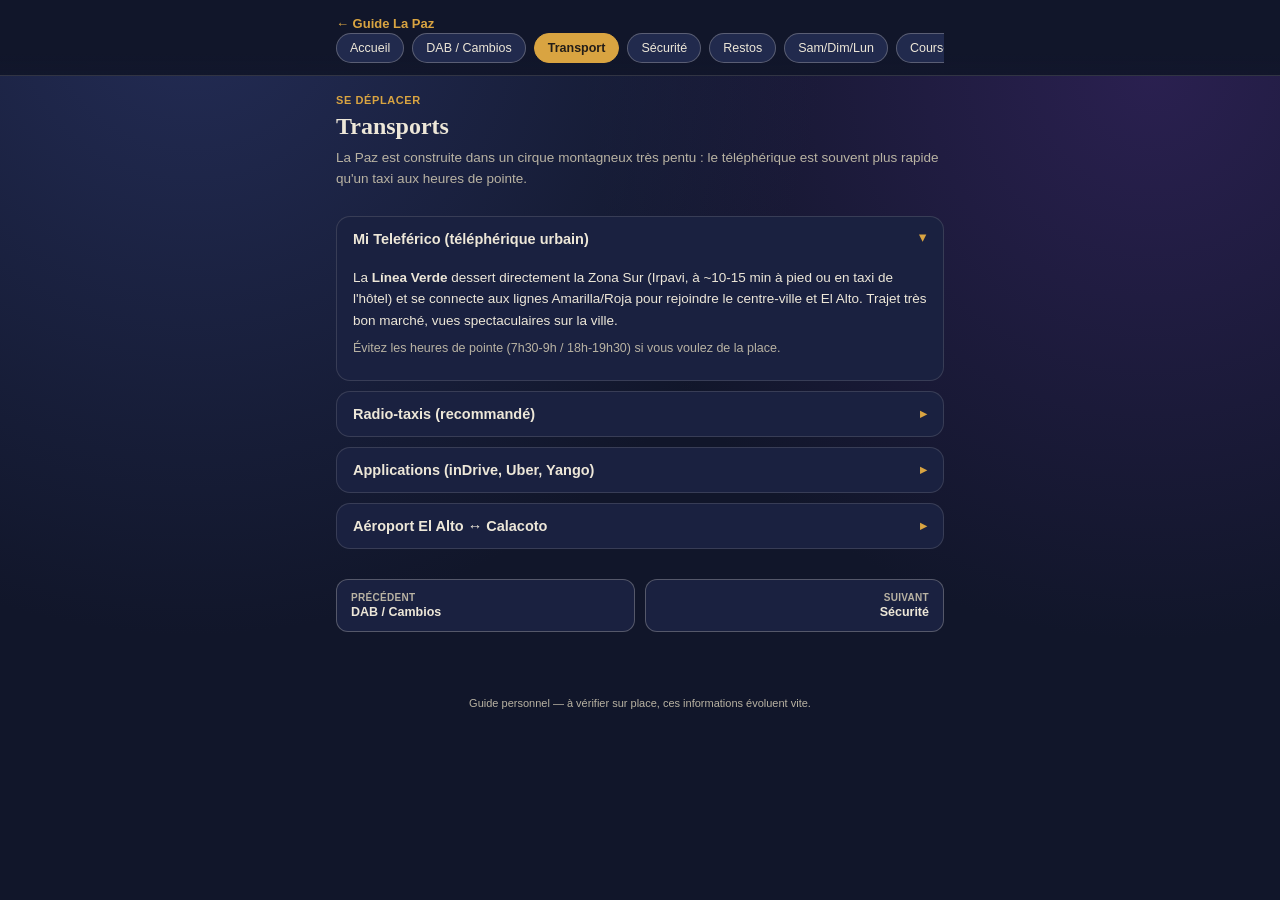
<file: transport.html>
<!DOCTYPE html>
<html lang="fr">
<head>
<meta charset="UTF-8">
<meta name="viewport" content="width=device-width, initial-scale=1, maximum-scale=1">
<title>Transport — Guide La Paz</title>
<link rel="stylesheet" href="style.css">
</head>
<body>
<header class="top">
  <div class="wrap">
    <a class="hd-back" href="index.html">← Guide La Paz</a>
    <nav class="pills">
      <a href="index.html" data-page="index.html">Accueil</a>
      <a href="dab.html" data-page="dab.html">DAB / Cambios</a>
      <a href="transport.html" data-page="transport.html">Transport</a>
      <a href="securite.html" data-page="securite.html">Sécurité</a>
      <a href="restos.html" data-page="restos.html">Restos</a>
      <a href="weekend.html" data-page="weekend.html">Sam/Dim/Lun</a>
      <a href="courses.html" data-page="courses.html">Courses</a>
      <a href="sorties.html" data-page="sorties.html">Sorties</a>
      <a href="bienetre.html" data-page="bienetre.html">Bien-être</a>
    </nav>
  </div>
</header>

<div class="wrap">
  <div class="page-hero">
    <p class="eyebrow">Se déplacer</p>
    <h1 class="serif">Transports</h1>
    <p>La Paz est construite dans un cirque montagneux très pentu : le téléphérique est souvent plus rapide qu'un taxi aux heures de pointe.</p>
  </div>

  <details open>
    <summary>Mi Teleférico (téléphérique urbain) <span class="arrow">▸</span></summary>
    <div class="dcontent">
      <p>La <strong>Línea Verde</strong> dessert directement la Zona Sur (Irpavi, à ~10-15 min à pied ou en taxi de l'hôtel) et se connecte aux lignes Amarilla/Roja pour rejoindre le centre-ville et El Alto. Trajet très bon marché, vues spectaculaires sur la ville.</p>
      <p class="muted">Évitez les heures de pointe (7h30-9h / 18h-19h30) si vous voulez de la place.</p>
    </div>
  </details>

  <details>
    <summary>Radio-taxis (recommandé) <span class="arrow">▸</span></summary>
    <div class="dcontent">
      <p>Les <strong>radio-taxis</strong> (réservés par téléphone, logo + numéro peint sur le toit) sont l'option la plus sûre, de jour comme de nuit. Confirmez le prix avant de monter (pas de compteur). Évitez les taxis hélés dans la rue sans identification visible, surtout le soir.</p>
      <p class="muted">Numéros couramment cités pour la Zona Sur (à faire confirmer par la réception de l'hôtel, ces numéros changent) :</p>
      <a class="phone" href="tel:+59122794747">Servimovil Sur · 2794747</a>
      <a class="phone" href="tel:+59122771717">Magnífico · 2771717</a>
      <a class="phone" href="tel:+59122711717">Achumani · 2711717</a>
      <p class="muted">Le plus simple : demandez à la réception de Casa Grande Suites d'appeler un radio-taxi de confiance.</p>
    </div>
  </details>

  <details>
    <summary>Applications (inDrive, Uber, Yango) <span class="arrow">▸</span></summary>
    <div class="dcontent">
      <ul>
        <li><strong>inDrive</strong> — l'app dominante en Bolivie : vous proposez un prix, le chauffeur peut contre-proposer.</li>
        <li><strong>Uber</strong> — disponible, prix fixe, mais disponibilité de chauffeurs plus limitée hors heures de pointe.</li>
        <li><strong>Yango</strong> — alternative en croissance, prix affiché à l'avance.</li>
      </ul>
    </div>
  </details>

  <details>
    <summary>Aéroport El Alto ↔ Calacoto <span class="arrow">▸</span></summary>
    <div class="dcontent">
      <p>Environ 40 minutes de route depuis l'aéroport (altitude encore supérieure, ~4 050 m). Faites organiser un transfert par l'hôtel ou prenez un radio-taxi/app directement au terminal.</p>
    </div>
  </details>

  <div class="page-nav">
    <a class="prev" href="dab.html"><span class="lbl">Précédent</span>DAB / Cambios</a>
    <a class="next" href="securite.html"><span class="lbl">Suivant</span>Sécurité</a>
  </div>

  <footer><p>Guide personnel — à vérifier sur place, ces informations évoluent vite.</p></footer>
</div>
<script src="app.js"></script>
</body>
</html>
</file>
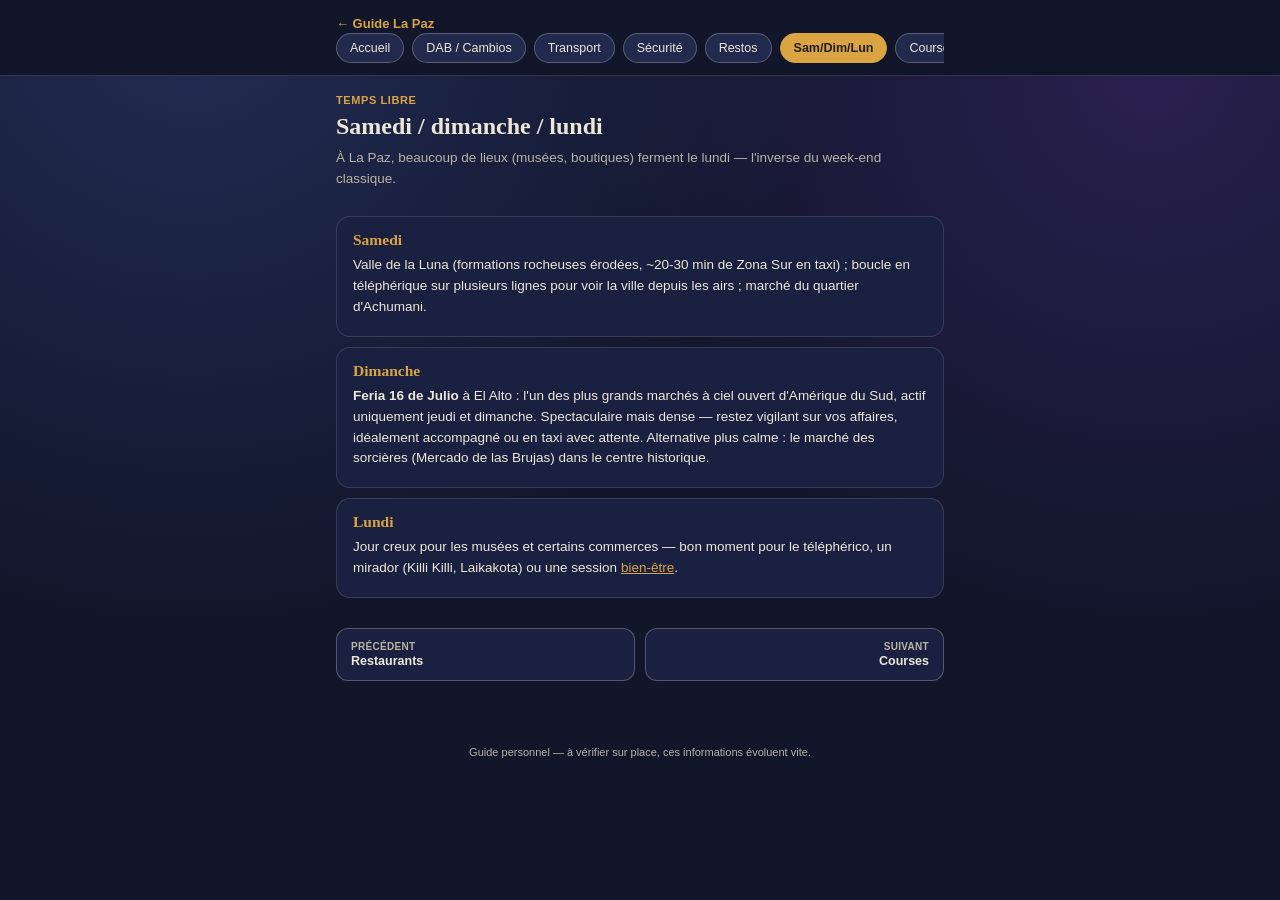
<file: weekend.html>
<!DOCTYPE html>
<html lang="fr">
<head>
<meta charset="UTF-8">
<meta name="viewport" content="width=device-width, initial-scale=1, maximum-scale=1">
<title>Samedi / Dimanche / Lundi — Guide La Paz</title>
<link rel="stylesheet" href="style.css">
</head>
<body>
<header class="top">
  <div class="wrap">
    <a class="hd-back" href="index.html">← Guide La Paz</a>
    <nav class="pills">
      <a href="index.html" data-page="index.html">Accueil</a>
      <a href="dab.html" data-page="dab.html">DAB / Cambios</a>
      <a href="transport.html" data-page="transport.html">Transport</a>
      <a href="securite.html" data-page="securite.html">Sécurité</a>
      <a href="restos.html" data-page="restos.html">Restos</a>
      <a href="weekend.html" data-page="weekend.html">Sam/Dim/Lun</a>
      <a href="courses.html" data-page="courses.html">Courses</a>
      <a href="sorties.html" data-page="sorties.html">Sorties</a>
      <a href="bienetre.html" data-page="bienetre.html">Bien-être</a>
    </nav>
  </div>
</header>

<div class="wrap">
  <div class="page-hero">
    <p class="eyebrow">Temps libre</p>
    <h1 class="serif">Samedi / dimanche / lundi</h1>
    <p>À La Paz, beaucoup de lieux (musées, boutiques) ferment le lundi — l'inverse du week-end classique.</p>
  </div>

  <div class="card">
    <h3>Samedi</h3>
    <p>Valle de la Luna (formations rocheuses érodées, ~20-30 min de Zona Sur en taxi) ; boucle en téléphérique sur plusieurs lignes pour voir la ville depuis les airs ; marché du quartier d'Achumani.</p>
  </div>
  <div class="card">
    <h3>Dimanche</h3>
    <p><strong>Feria 16 de Julio</strong> à El Alto : l'un des plus grands marchés à ciel ouvert d'Amérique du Sud, actif uniquement jeudi et dimanche. Spectaculaire mais dense — restez vigilant sur vos affaires, idéalement accompagné ou en taxi avec attente. Alternative plus calme : le marché des sorcières (Mercado de las Brujas) dans le centre historique.</p>
  </div>
  <div class="card">
    <h3>Lundi</h3>
    <p>Jour creux pour les musées et certains commerces — bon moment pour le téléphérico, un mirador (Killi Killi, Laikakota) ou une session <a href="bienetre.html">bien-être</a>.</p>
  </div>

  <div class="page-nav">
    <a class="prev" href="restos.html"><span class="lbl">Précédent</span>Restaurants</a>
    <a class="next" href="courses.html"><span class="lbl">Suivant</span>Courses</a>
  </div>

  <footer><p>Guide personnel — à vérifier sur place, ces informations évoluent vite.</p></footer>
</div>
<script src="app.js"></script>
</body>
</html>
</file>
<file: style.css>
:root{
  --bg:#11162a;
  --bg2:#1a2140;
  --bg3:#212a4d;
  --paper:#f4efe2;
  --gold:#d9a441;
  --gold-dim:#a9803a;
  --brick:#c1652f;
  --ink:#241e18;
  --off:#ede7d8;
  --off-dim:#b9b3a3;
  --line:rgba(237,231,216,0.14);
  --line-strong:rgba(237,231,216,0.28);
  --green:#5f8a5a;
  --red:#b84a3e;
}
*{box-sizing:border-box;}
html,body{margin:0;padding:0;}
body{
  background:
    radial-gradient(circle at 15% 0%, #232c55 0%, transparent 45%),
    radial-gradient(circle at 90% 8%, #2a2050 0%, transparent 40%),
    var(--bg);
  color:var(--off);
  font-family:-apple-system,"Segoe UI",Roboto,Helvetica,Arial,sans-serif;
  -webkit-font-smoothing:antialiased;
  padding-bottom:56px;
  min-height:100vh;
}
h1,h2,h3,.serif{font-family:"Iowan Old Style","Palatino Linotype",Palatino,Georgia,"Times New Roman",serif;}
a{color:var(--gold);}
.wrap{max-width:640px; margin:0 auto; padding:0 16px;}

/* header */
header.top{
  position:sticky; top:0; z-index:40;
  background:linear-gradient(180deg, var(--bg) 70%, rgba(17,22,42,0.94) 100%);
  backdrop-filter:blur(6px);
  border-bottom:1px solid var(--line);
  padding-top:calc(env(safe-area-inset-top,0px) + 14px);
}
.hd-row{display:flex; align-items:flex-start; justify-content:space-between; gap:10px;}
.hd-title{font-size:22px; font-weight:600; letter-spacing:0.2px; color:var(--off); margin:0;}
.hd-title em{font-style:normal; color:var(--gold);}
.hd-back{
  display:inline-flex; align-items:center; gap:5px; font-size:13px; font-weight:600;
  color:var(--gold); text-decoration:none; margin-bottom:2px;
}
.hd-right{display:flex; flex-direction:column; align-items:flex-end; gap:4px; flex:0 0 auto;}
.hd-alt{
  font-size:11px; color:var(--bg); background:var(--gold);
  padding:3px 8px; border-radius:20px; white-space:nowrap; font-weight:700;
}
.hd-version{font-size:9.5px; color:var(--off-dim); letter-spacing:0.2px; text-align:right; max-width:150px; line-height:1.35;}
.hd-sub{font-size:12.5px; color:var(--off-dim); margin:2px 0 12px; line-height:1.4;}

nav.pills{
  display:flex; gap:8px; overflow-x:auto; padding-bottom:12px;
  -ms-overflow-style:none; scrollbar-width:none;
}
nav.pills::-webkit-scrollbar{display:none;}
nav.pills a{
  flex:0 0 auto; text-decoration:none; font-size:12.5px; color:var(--off);
  background:var(--bg3); border:1px solid var(--line-strong);
  padding:7px 13px; border-radius:20px; white-space:nowrap;
}
nav.pills a.current{background:var(--gold); color:var(--ink); border-color:var(--gold); font-weight:700;}
nav.pills a:active{background:var(--gold); color:var(--ink); border-color:var(--gold);}

/* hero / lede */
.hero{
  margin:18px 0 6px; padding:14px 16px; border-radius:14px;
  background:var(--bg2); border:1px solid var(--line);
}
.hero p{margin:0; font-size:13.5px; line-height:1.55; color:var(--off-dim);}
.hero strong{color:var(--off);}

section{margin-top:30px; scroll-margin-top:170px;}
.sec-head{display:flex; align-items:center; gap:10px; margin-bottom:10px;}
.sec-dot{width:9px; height:9px; border-radius:50%; background:var(--gold); flex:0 0 auto;}
.sec-head h2{margin:0; font-size:19px; font-weight:600; color:var(--off);}
.sec-lede{font-size:12.5px; color:var(--off-dim); margin:0 0 12px; line-height:1.5;}

/* page title block (sub-pages) */
.page-hero{margin:16px 0 26px;}
.page-hero .eyebrow{font-size:11px; letter-spacing:0.6px; text-transform:uppercase; color:var(--gold); font-weight:700; margin:0 0 4px;}
.page-hero h1{margin:0 0 8px; font-size:24px; color:var(--off);}
.page-hero p{margin:0; font-size:13.5px; color:var(--off-dim); line-height:1.55;}

/* cards */
.card{background:var(--bg2); border:1px solid var(--line); border-radius:14px; padding:14px 16px; margin-bottom:10px;}
.card h3{margin:0 0 6px; font-size:15.5px; color:var(--gold); font-weight:600;}
.card p{margin:4px 0; font-size:13.5px; line-height:1.55; color:var(--off);}
.card p.muted{color:var(--off-dim); font-size:12.5px;}
.tag{display:inline-block; font-size:10.5px; font-weight:700; letter-spacing:0.3px; padding:2px 8px; border-radius:6px; margin:0 6px 6px 0;}
.tag.ok{background:rgba(95,138,90,0.22); color:#9fd39a;}
.tag.warn{background:rgba(193,101,47,0.24); color:#e8a97b;}
.tag.no{background:rgba(184,74,62,0.22); color:#eb9d92;}

/* accordions */
details{background:var(--bg2); border:1px solid var(--line); border-radius:14px; margin-bottom:10px; overflow:hidden;}
details summary{
  list-style:none; cursor:pointer; padding:14px 16px; font-size:14.5px; font-weight:600; color:var(--off);
  display:flex; justify-content:space-between; align-items:center; gap:10px;
}
details summary::-webkit-details-marker{display:none;}
details summary .arrow{color:var(--gold); font-size:13px; transition:transform .15s ease; flex:0 0 auto;}
details[open] summary .arrow{transform:rotate(90deg);}
details .dcontent{padding:0 16px 16px;}
details .dcontent p{margin:6px 0; font-size:13.5px; line-height:1.6; color:var(--off);}
details .dcontent p.muted{color:var(--off-dim); font-size:12.5px;}
details .dcontent ul{margin:6px 0; padding-left:18px;}
details .dcontent li{font-size:13.5px; line-height:1.6; margin-bottom:4px;}
details .dcontent a.phone{
  display:inline-block; margin:3px 6px 3px 0; padding:6px 11px; border-radius:8px;
  background:var(--bg3); border:1px solid var(--line-strong); color:var(--gold); text-decoration:none; font-size:13px; font-weight:600;
}

/* home hub grid */
.hub-grid{display:grid; grid-template-columns:1fr 1fr; gap:10px; margin-top:12px;}
.hub-card{
  display:block; text-decoration:none; background:var(--bg2); border:1px solid var(--line);
  border-radius:14px; padding:14px; transition:border-color .15s ease;
}
.hub-card:active{border-color:var(--gold);}
.hub-card .hc-ico{font-size:20px; margin-bottom:6px; display:block;}
.hub-card h3{margin:0 0 3px; font-size:14px; color:var(--off); font-weight:600;}
.hub-card p{margin:0; font-size:11.5px; color:var(--off-dim); line-height:1.4;}

/* page-to-page footer nav */
.page-nav{display:flex; justify-content:space-between; gap:10px; margin-top:30px;}
.page-nav a{
  flex:1; text-decoration:none; font-size:12.5px; font-weight:600; color:var(--off);
  background:var(--bg2); border:1px solid var(--line-strong); border-radius:12px; padding:12px 14px;
}
.page-nav a.next{text-align:right;}
.page-nav a .lbl{display:block; font-size:10px; color:var(--off-dim); font-weight:700; text-transform:uppercase; letter-spacing:0.3px; margin-bottom:2px;}

footer{margin-top:34px; padding:18px 0 30px; text-align:center;}
footer p{font-size:11px; color:var(--off-dim); line-height:1.6;}
footer a{color:var(--off-dim); text-decoration:underline;}

/* currency converter (light card) */
.conv{background:var(--paper); color:var(--ink); border-radius:16px; padding:16px; border:1px solid rgba(0,0,0,0.06);}
.conv h3{margin:0 0 2px; font-size:16px; color:var(--ink);}
.conv .sub{font-size:12px; color:#5c5646; margin:0 0 12px;}
.row-amt{display:flex; gap:8px; margin-bottom:10px;}
.row-amt input[type=number]{flex:1; font-size:20px; padding:10px 12px; border-radius:10px; border:1px solid #d8d0ba; background:#fffdf7; color:var(--ink); min-width:0;}
.row-amt select{font-size:15px; padding:10px 8px; border-radius:10px; border:1px solid #d8d0ba; background:#fffdf7; color:var(--ink);}
.toggle{display:flex; gap:8px; margin-bottom:12px;}
.toggle button{flex:1; padding:9px 6px; font-size:12.5px; font-weight:700; border-radius:10px; border:1px solid #d8d0ba; background:#fffdf7; color:#6b6350; cursor:pointer;}
.toggle button.active{background:var(--brick); color:#fff8ee; border-color:var(--brick);}
.results{display:grid; grid-template-columns:1fr 1fr; gap:8px; margin-bottom:10px;}
.res-box{background:#fffdf7; border:1px solid #e5ddc5; border-radius:10px; padding:10px 12px;}
.res-box .lbl{font-size:10.5px; letter-spacing:0.3px; color:#8a8266; font-weight:700;}
.res-box .val{font-size:18px; font-weight:700; color:var(--ink); margin-top:2px;}
.rates{font-size:11px; color:#8a8266; line-height:1.5;}
.rates button.edit{background:none; border:none; color:var(--brick); font-weight:700; font-size:11px; text-decoration:underline; cursor:pointer; padding:0; margin-left:4px;}
.rate-edit{display:none; margin-top:8px; gap:8px;}
.rate-edit.show{display:flex;}
.rate-edit label{flex:1; font-size:11px; color:#5c5646;}
.rate-edit input{width:100%; margin-top:3px; padding:6px 8px; border-radius:8px; border:1px solid #d8d0ba; font-size:13px; background:#fffdf7; color:var(--ink);}
.conv .warn-line{margin-top:10px; padding:9px 10px; background:rgba(193,101,47,0.12); border-left:3px solid var(--brick); border-radius:0 8px 8px 0; font-size:11.5px; line-height:1.5; color:#6a3a1f;}
.sync-row{display:flex; align-items:center; justify-content:space-between; gap:8px; margin:-2px 0 10px; font-size:11px; color:#8a8266;}
.sync-row #sync-status{flex:1; line-height:1.4;}
.sync-btn{flex:0 0 auto; background:#fffdf7; border:1px solid #d8d0ba; color:var(--brick); font-weight:700; font-size:11.5px; padding:6px 10px; border-radius:8px; cursor:pointer;}
.sync-btn:disabled{opacity:0.5;}

/* proximite (dark card) */
.prox-box{background:var(--bg2); border:1px solid var(--line); border-radius:14px; padding:14px 16px;}
.prox-box .toggle button{background:var(--bg3); color:var(--off); border-color:var(--line-strong);}
.prox-box .toggle button.active{background:var(--gold); color:var(--ink); border-color:var(--gold);}
.geo-row{display:flex; align-items:center; gap:10px; margin-bottom:6px;}
.geo-row .geo-status{flex:1; margin:0;}
.geo-row .sync-btn{flex:0 0 auto; margin-bottom:6px;}
.geo-status{font-size:11.5px; color:var(--off-dim); margin:2px 0 12px; line-height:1.5; min-height:16px;}
.geo-address{font-size:12.5px; color:var(--gold); font-weight:600; margin:-4px 0 12px; line-height:1.4; min-height:16px;}
.cat-pills{display:flex; gap:6px; overflow-x:auto; padding-bottom:10px; -ms-overflow-style:none; scrollbar-width:none;}
.cat-pills::-webkit-scrollbar{display:none;}
.catbtn{flex:0 0 auto; font-size:11.5px; padding:6px 11px; border-radius:16px; background:transparent; border:1px solid var(--line-strong); color:var(--off-dim); white-space:nowrap;}
.catbtn.active{background:var(--brick); border-color:var(--brick); color:#fff8ee; font-weight:700;}
.place{border-top:1px solid var(--line); padding:12px 0; display:flex; flex-direction:column; gap:4px;}
.place:first-child{border-top:none; padding-top:4px;}
.place-top{display:flex; justify-content:space-between; align-items:baseline; gap:8px;}
.place-name{font-size:14.5px; font-weight:600; color:var(--off);}
.place-dist{font-size:11.5px; color:var(--gold); font-weight:700; white-space:nowrap; flex:0 0 auto;}
.place-meta{font-size:11.5px; color:var(--off-dim);}
.place-addr{font-size:12px; color:var(--off-dim); line-height:1.4;}
.place-fee{font-size:11.5px; line-height:1.45; padding:6px 9px; border-radius:8px; margin-top:2px;}
.place-fee.ok{background:rgba(95,138,90,0.16); color:#9fd39a;}
.place-fee.warn{background:rgba(193,101,47,0.16); color:#e8a97b;}
.place-actions{display:flex; gap:8px; margin-top:6px;}
.place-actions a{flex:1; text-align:center; text-decoration:none; font-size:12px; font-weight:700; padding:8px 6px; border-radius:9px;}
.place-actions a.gmaps{background:var(--gold); color:var(--ink);}
.place-actions a.waze{background:var(--bg3); color:var(--off); border:1px solid var(--line-strong);}
.no-results{font-size:12.5px; color:var(--off-dim); padding:10px 0;}
</file>
